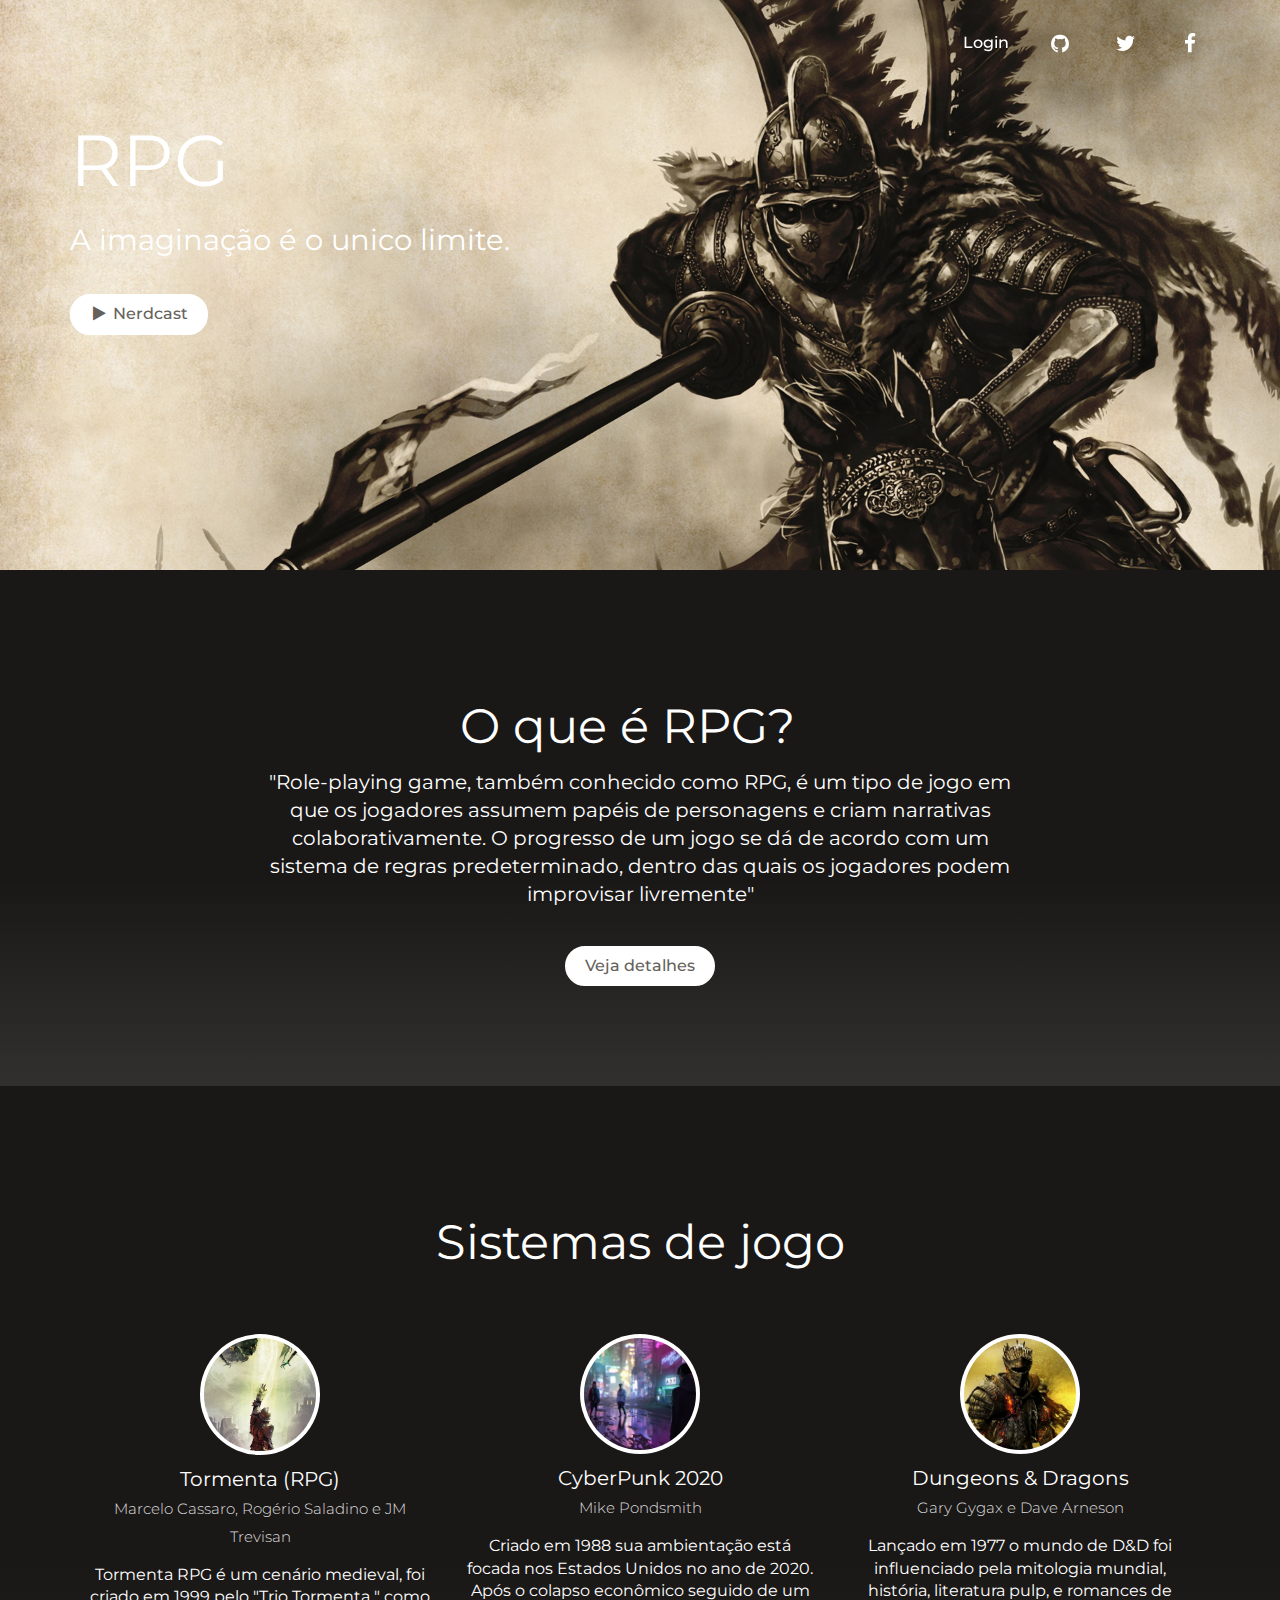
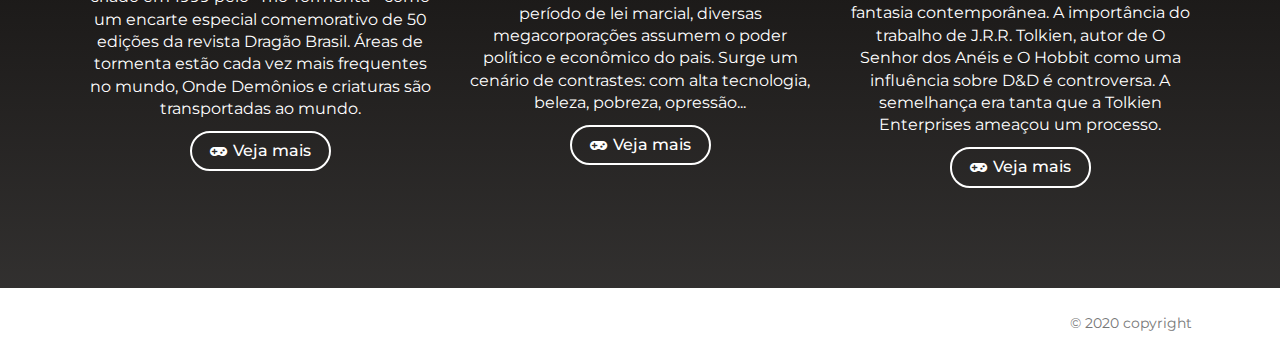
<file: web/index.html>
<!doctype html>
<html lang="en">
<head>
	<meta charset="utf-8" />
	<link rel="icon" type="image/png" href="../assets/paper_img/sword.jpg">
	<meta http-equiv="X-UA-Compatible" content="IE=edge,chrome=1" />
	
	<title>RPG</title>

	<meta content='width=device-width, initial-scale=1.0, maximum-scale=1.0, user-scalable=0' name='viewport' />
    <meta name="viewport" content="width=device-width" />
    
    <link href="../bootstrap3/css/bootstrap.css" rel="stylesheet" />
    <link href="../assets/css/ct-paper.css" rel="stylesheet"/>
    <link href="../assets/css/demo.css" rel="stylesheet" /> 
    <link href="../assets/css/examples.css" rel="stylesheet" /> 
    <link href="http://maxcdn.bootstrapcdn.com/font-awesome/4.2.0/css/font-awesome.min.css" rel="stylesheet">
    <link href='http://fonts.googleapis.com/css?family=Montserrat' rel='stylesheet' type='text/css'>
    <link href='http://fonts.googleapis.com/css?family=Open+Sans:400,300' rel='stylesheet' type='text/css'>
      
</head>
<body>
    
    <nav class="navbar navbar-ct-transparent navbar-fixed-top" role="navigation-demo" id="register-navbar">
      <div class="container">
        <div class="navbar-header">
          <button type="button" class="navbar-toggle" data-toggle="collapse" data-target="#navigation-example-2">
            <span class="sr-only">mudar</span>
            <span class="icon-bar"></span>
            <span class="icon-bar"></span>
            <span class="icon-bar"></span>
          </button>
<a class="navbar-brand" href="www.creative-tim.com"><strong>&nbsp; </strong></a>
        </div>
        <div class="collapse navbar-collapse" id="navigation-example-2">
          <ul class="nav navbar-nav navbar-right">
            
            <li>
                <a href="login.html" class="btn btn-simple">Login</a>
            </li>
            <li>
                <a href="#" target="_blank" class="btn btn-simple"><i class="fa fa-github t"></i></a>
            </li>
			  <li>
                <a href="#" target="_blank" class="btn btn-simple"><i class="fa fa-twitter"></i></a>
            </li>
            <li>
                <a href="#" target="_blank" class="btn btn-simple"><i class="fa fa-facebook"></i></a>
            </li>
           </ul>
        </div>
      </div>
    </nav>         
    
    
    <div class="wrapper">
        <div class="landing-header" style="background-image: url('../assets/paper_img/xf2pjcxuse1y.jpg');">
            <div class="container">
                <div class="motto">
                    <h1 class="title-uppercase">RPG&nbsp;</h1>
                    <h3>A imaginação é o unico limite.&nbsp;</h3>
                    <br/>
                    <a href="https://jovemnerd.com.br/playlist/especial-rpg-cronicas-de-ghanor/" class="btn btn-neutral btn-fill"><i class="fa fa-play"></i>Nerdcast</a>
                </div>
            </div>    
        </div>
        <div class="main">
            <div class="section section-dark text-center landing-section">
                <div class="container">
                    <div class="row">
                        <div class="col-md-8 col-md-offset-2">
                            <h2>O que é RPG?&nbsp;&nbsp;</h2>
                            <h5>"Role-playing game, também conhecido como RPG, é um tipo de jogo em que os jogadores assumem papéis de personagens e criam narrativas colaborativamente. O progresso de um jogo se dá de acordo com um sistema de regras predeterminado, dentro das quais os jogadores podem improvisar livremente"</h5>
                            <br/>
                            <a href="#" class="btn btn-neutral btn-fill">Veja detalhes</a>
                        </div>
                    </div>
                </div>
            </div>  
            <div class="section section-dark text-center landing-section">
                <div class="container">
                    <h2>Sistemas de jogo</h2>
                    <div class="col-md-4">
                        <div class="team-player">
                            <img src="../assets/paper_img/Tormenta.jpg" alt="Thumbnail Image" class="img-circle img-responsive">
                            <h5>Tormenta (RPG) <br /><small class="text-muted"> Marcelo Cassaro, Rogério Saladino e JM Trevisan</small></h5>
                            <p>Tormenta RPG é um cenário medieval, foi criado em 1999 pelo "Trio Tormenta " como um encarte especial comemorativo de 50 edições da revista Dragão Brasil. Áreas de tormenta estão cada vez mais frequentes no mundo, Onde Demônios e criaturas são transportadas ao mundo. </p>
							 <a href="https://tormentarpg.com.br/" class="btn btn-neutral"><i class="fa fa-gamepad"></i>Veja mais</a>
                        </div>
                    </div>
                    <div class="col-md-4">
                        <div class="team-player">
                            <img href="#" src="../assets/paper_img/cyberpunk.jpg" alt="Thumbnail Image" class="img-circle img-responsive">
                            <h5>CyberPunk 2020 <br /><small class="text-muted">Mike Pondsmith</small></h5>
                            <p>Criado em 1988 sua ambientação está focada nos Estados Unidos no ano de 2020. Após o colapso econômico seguido de um período de lei marcial, diversas megacorporações assumem o poder político e econômico do pais. Surge um cenário de contrastes: com alta tecnologia, beleza, pobreza, opressão...  </p>
							 <a href="cyberpunk.html" class="btn btn-neutral"><i class="fa fa-gamepad"></i>Veja mais</a>
                        </div>
                    </div>
                    <div class="col-md-4">
                        <div class="team-player">
                            <img src="../assets/paper_img/D&D.jpg" alt="Thumbnail Image" class="img-circle img-circle img-responsive">
                            <h5>Dungeons & Dragons <br /><small class="text-muted">	Gary Gygax e Dave Arneson</small></h5>
                            <p>Lançado em 1977 o mundo de D&amp;D foi influenciado pela mitologia mundial, história, literatura pulp, e romances de fantasia contemporânea. A importância do trabalho de J.R.R. Tolkien, autor de O Senhor dos Anéis e O Hobbit como uma influência sobre D&amp;D é controversa. A semelhança era tanta que a Tolkien Enterprises ameaçou um processo.</p>
							
							 <a href="" class="btn btn-neutral"><i class="fa fa-gamepad"></i>Veja mais</a>
                        </div>
                    </div>
                </div>
            </div>
            
    <footer class="footer-demo section-">
        <div class="container">
            <nav class="pull-left">
                
            </nav>
            <div class="copyright pull-right">
                &copy; 2020 copyright
            </div>
        </div>
    </footer>

</body>

<script src="../assets/js/jquery-1.10.2.js" type="text/javascript"></script>
<script src="../assets/js/jquery-ui-1.10.4.custom.min.js" type="text/javascript"></script>

<script src="../bootstrap3/js/bootstrap.js" type="text/javascript"></script>
<script src="../assets/js/ct-paper-checkbox.js"></script>
<script src="../assets/js/ct-paper-radio.js"></script>
<script src="../assets/js/bootstrap-select.js"></script>
<script src="../assets/js/bootstrap-datepicker.js"></script>

<script src="../assets/js/ct-paper.js"></script>
    
</html>
</file>
<file: assets/css/demo.css>
.tim-row{
    margin-bottom: 20px;
}

.tim-white-buttons {
    background-color: #777777;
}
.tim-title{
    margin-top: 30px;
    margin-bottom: 25px;
    min-height: 32px;
}
.tim-title.text-center{
    margin-bottom: 50px;
}
.tim-typo{
    padding-left: 25%;
    margin-bottom: 40px;
    position: relative;
}
.tim-typo .tim-note{
    bottom: 10px;
    color: #c0c1c2;
    display: block;
    font-weight: 400;
    font-size: 13px;
    line-height: 13px;
    left: 0;
    margin-left: 20px;
    position: absolute;
    width: 260px;
}
.tim-row{
    padding-top: 50px;
}
.tim-row h3{
    margin-top: 0;
}
.switch{
    margin-right: 20px;
}
#navbar-full .navbar{
    border-radius: 0 !important;
    margin-bottom: 0;
    z-index: 2;
}
.space{
    height: 130px;
    display: block;
}
.space-110{
    height: 110px;
    display: block;
}
.space-50{
    height: 50px;
    display: block;
}
.space-70{
    height: 70px;
    display: block;
}
.navigation-example .img-src{
    background-attachment: scroll;
}

.main{
    background-color: #fff;
/*     position: relative; */

}
.navigation-example{
    background-image: url('../paper_img/red.jpg');
    background-position: center center;
    background-size: cover;
    background-attachment: fixed;
    margin-top:0;
}
#notifications{
    background-color: #FFFFFF;
    display: block;
    width: 100%;
    position: relative;
}
.tim-note{
    text-transform: capitalize;
}
.subscribe-form{
    padding-top: 20px;
}
.subscribe-form .form-control{

}

.space-100{
    height: 100px;
    display: block;
    width: 100%;
}

.be-social{
    padding-bottom: 20px;
/*     border-bottom: 1px solid #aaa; */
    margin: 0 auto 40px;
}
.txt-white{
    color: #FFFFFF;
}
.txt-gray{
    color: #ddd !important;
}
.footer-demo{
    background-attachment: fixed;
    position: relative;
    line-height: 20px;
}
.footer-demo nav > ul {
  list-style: none;
  margin: 0;
  padding: 0;
  font-weight: normal;
}
.footer-demo nav > ul > li{
    display: inline-block;
    padding: 10px 15px;
    margin: 15px 3px;
    line-height: 20px;
    text-align: center;
}
.footer-demo nav > ul > li:first-child{
    margin: 0;
    padding: 0;
}
.footer-demo nav > ul a:not(.btn) {
  color: #777777;
  display: block;
  margin-bottom: 3px;
}
.footer-demo nav > ul a:not(.btn):hover, .footer nav > ul a:not(.btn):focus {
  color: #E3E3E3;
}
.footer-demo .copyright {
  color: #777777;
  padding: 10px 15px;
  font-size: 14px;
  margin: 15px 3px;
  line-height: 20px;
  text-align: center;
}
.footer-demo .heart{
    color: #EB5E28;
}

.social-share{
    float: left;
    margin-right: 8px;
}
.social-share a{
    color: #FFFFFF;
}
#subscribe_email{
    border-radius: 0;
    border-left: 0;
    border-right: 0;
}
.pick-class-label{
    border-radius: 8px;
    color: #ffffff;
    cursor: pointer;
    display: inline-block;
    font-size: 75%;
    font-weight: bold;
    line-height: 1;
    margin-right: 10px;
    padding: 23px;
    text-align: center;
    vertical-align: baseline;
    white-space: nowrap;
}

.parallax{
  width:100%;
  height:570px;

  display: block;
  background-attachment: fixed;
    background-repeat:no-repeat;
    background-size:cover;
    background-position: center center;

}

.logo-container .logo{
    overflow: hidden;
    border-radius: 50%;
    border: 1px solid #333333;
    width: 50px;
    float: left;
}

.logo-container .brand{
    font-size: 18px;
    color: #FFFFFF;
    line-height: 20px;
    float: left;
    margin-left: 10px;
    margin-top: 5px;
    width: 50px;
    height: 50px;
}
.logo-container{
    margin-top: 10px;
}
.logo-container .logo img{
    width: 100%;
}
.navbar-small .logo-container .brand{
    color: #333333;
}
.demo-header{
    background-size: cover;
    background-color: #FF8F5E;
    background-position: center top;
    margin-top: -100px;
    min-height: 92vh;
}
.demo-header-image{
    background-image: url('../paper_img/city.jpg');
}
.demo-header .motto{
    color: #FFFFFF;
    padding-top: 15%;
    text-align: center;
    z-index: 3;
}
.demo-header .motto h3{
    margin-bottom: 0;
}
.separator{
    content: "Separator";
    color: #FFFFFF;
    display: block;
    width: 100%;
    padding: 20px;
}
.separator-line{
    background-color: #EEE;
    height: 1px;
    width: 100%;
    display: block;
}
.separator.separator-gray{
    background-color: #EEEEEE;
}
.social-buttons-demo .btn{
    margin-right: 5px;
    margin-bottom: 7px;
}

.img-container{
    width: 100%;
    overflow: hidden;
}
.img-container img{
    width: 100%;
}
.lightbox img{
    width: 100%;
}
.lightbox .modal-content{
    overflow: hidden;
}
.lightbox .modal-body{
    padding: 0;
}
@media screen and (min-width: 991px){
    .lightbox .modal-dialog{
        width: 960px;
    }
}

@media (max-width: 768px){
    .btn, .btn-morphing{
        margin-bottom: 10px;
    }
    .parallax .motto{
        top: 170px;
        margin-top: 0;
        font-size: 60px;
        width: 270px;
    }
}

.presentation .loader{
    opacity: 0;
    display: block;
    transition: all 0.4s;
    -webkit-transition: all 0.4s;
    position: fixed;
    left: 50%;
    top: 50%;
    z-index: 1031;
    margin-left: -32px;
    margin-top: -32px;
}
.presentation  .loader.visible{
    display: block;
    opacity: 1;
}
.presentation  .modal-content{
    background-color: transparent;
    box-shadow: 0 0 0;
}
.presentation .modal-backdrop.in{
    opacity: 0.45;
}
.presentation .preload-image{
    display: none;
    box-shadow: 0 0 15px rgba(0, 0, 0, 0.15), 0 0 1px 1px rgba(0, 0, 0, 0.1);
}
/*       Loading dots  */

/*      transitions */
.presentation .front, .presentation .front:after, .presentation .front .btn, .logo-container .logo, .logo-container .brand{
     -webkit-transition: all .2s;
    -moz-transition: all .2s;
    -o-transition: all .2s;
    transition: all .2s;
}
.presentation{

}
.presentation .section{
    padding: 100px 0;
}
.presentation .colors{
    padding: 100px 0;
}
.presentation > .description{
    padding-top: 20px;
}
.presentation .section-rotation{
    padding: 140px 0;
}
.presentation .section-images{
    padding: 80px 0;
}
.presentation .section-thin{
    padding: 0;
}
.presentation .section-pay{
    padding-top: 20px;
}
.presentation .colors{
    padding: 70px 0;
    z-index: 7;
    position: relative;
    margin-top: -300px;
}
.presentation .colors{
    border-top: 1px solid #DDDDDD;
}
.presentation .card-container{
     -webkit-perspective: 800px;
    -moz-perspective: 800px;
    -o-perspective: 800px;
    perspective: 800px;
    min-height: 500px;
    width: 300px;
    position: relative;
    margin-top: 90px;
}
.presentation .card-component{
    -webkit-transform-style: preserve-3d;
   -moz-transform-style: preserve-3d;
     -o-transform-style: preserve-3d;
        transform-style: preserve-3d;
	position: relative;
	height: 600px;
}
.presentation .card-component .front{
    -webkit-backface-visibility: hidden;
    -moz-backface-visibility: hidden;
    -o-backface-visibility: hidden;
    backface-visibility: hidden;
    -webkit-transform: rotateY( -28deg );
    -moz-transform: rotateY( -28deg );
    -o-transform: rotateY( -28deg );
    transform: rotateY( -28deg );

	position: absolute;
	top: 0;
	left: 0;
	background-color: #FFF;
    width: 100%;
    cursor: pointer;
    box-shadow: 10px 4px 14px rgba(0, 0, 0, 0.12);
    border-radius: 10px;
    overflow: hidden;
    border: 1px solid rgba(0,0,0,.12);
}

.presentation .front img{
    z-index: 2;
    position: relative;
}

.presentation .card-container:hover .front{
    top: -10px;
}

.presentation .card-component img{
    width: 100%;
}
.presentation .description .col-md-3{
    width: 16%;
    margin-left: 4%;
}
.presentation .first-card{
    z-index: 6;
}
.presentation .second-card{
    z-index: 5;
}
.presentation .third-card{
    z-index: 4;
}
.presentation .fourth-card{
    z-index: 3;
}
.presentation h1,
.presentation h2{
    font-weight: 200;
}
.presentation h4,
.presentation h5,
.presentation h6{
    font-weight: 300;
}
.presentation h4{
    font-size: 18px;
    line-height: 24px;
}
.presentation .info h4{
    font-size: 24px;
    line-height: 28px;
}

.presentation .section-gray h1 small{
    color: #888888;
}
.presentation .color-container{
    text-align: center;
}
.presentation .color-container img{
    width: 100%;
    margin-bottom: 10px;
}
.presentation .circle-color{
    width: 40px;
    height: 40px;
    border-radius: 10px;
    display: block;
    background-color: #cccccc;
    margin: 0 auto;
}
.presentation .circle-red{
    background-color: #ff3b30;
}
.presentation .circle-blue{
    background-color: #3472f7;
}
.presentation .circle-azure{
    background-color: #2ca8ff;
}
.presentation .circle-green{
    background-color: #05ae0e;
}
.presentation .circle-orange{
    background-color: #ff9500;
}

.presentation .section-gray-gradient{
    background: rgb(255,255,255); /* Old browsers */
    background: -moz-linear-gradient(top,  rgba(255,255,255,1) 25%, rgba(231,231,231,1) 100%); /* FF3.6+ */
    background: -webkit-gradient(linear, left top, left bottom, color-stop(25%,rgba(255,255,255,1)), color-stop(100%,rgba(231,231,231,1))); /* Chrome,Safari4+ */
    background: -webkit-linear-gradient(top,  rgba(255,255,255,1) 25%,rgba(231,231,231,1) 100%); /* Chrome10+,Safari5.1+ */
    background: -o-linear-gradient(top,  rgba(255,255,255,1) 25%,rgba(231,231,231,1) 100%); /* Opera 11.10+ */
    background: -ms-linear-gradient(top,  rgba(255,255,255,1) 25%,rgba(231,231,231,1) 100%); /* IE10+ */
    background: linear-gradient(to bottom,  rgba(255,255,255,1) 25%,rgba(231,231,231,1) 100%); /* W3C */
    filter: progid:DXImageTransform.Microsoft.gradient( startColorstr='#ffffff', endColorstr='#e7e7e7',GradientType=0 ); /* IE6-9 */
}
.presentation .section-black{
    background-color: #333;
}

.rotating-card-container {
    -webkit-perspective: 900px;
   -moz-perspective: 900px;
     -o-perspective: 900px;
        perspective: 900px;
        margin-bottom: 30px;
}

.rotating-card {
   -webkit-transition: all 1.3s;
   -moz-transition: all 1.3s;
     -o-transition: all 1.3s;
        transition: all 1.3s;
-webkit-transform-style: preserve-3d;
   -moz-transform-style: preserve-3d;
     -o-transform-style: preserve-3d;
        transform-style: preserve-3d;

    margin-top: 20px;
  position: relative;
   background: none repeat scroll 0 0 #FFFFFF;
    border-radius: 20px;
    color: #444444;
}
.rotating-card-container .rotate,
.rotating-card .back{
    -webkit-transform: rotateY( 180deg );
    -moz-transform: rotateY( 180deg );
    -o-transform: rotateY( 180deg );
    transform: rotateY( 180deg );
}
.rotating-card-container:hover .rotate{
    -webkit-transform: rotateY(0deg);
    -moz-transform: rotateY(0deg);
    -o-transform: rotateY(0deg);
    transform: rotateY(0deg);
}


.rotating-card .front,
.rotating-card .back {
    -webkit-backface-visibility: hidden;
    -moz-backface-visibility: hidden;
    -o-backface-visibility: hidden;
    backface-visibility: hidden;

    position: absolute;
    top: 0;
    left: 0;
    background-color: #FFF;
    box-shadow: 0 3px 17px rgba(0,0,0,.15);
}

.rotating-card .front {
    z-index: 2;
}

.rotating-card .back {
    z-index: 3;
    height: 500px;
    width: 100%;
    display: block;
    padding: 0 15px;
    background-color: #e5e5e5;
}

.rotating-card .back-contaier {
  background-color: white;
  padding: 30px 15px;

}

.rotating-card .image{
    border-radius: 20px 20px 0 0;
}
.rotating-card-container,
.rotating-card .front,
.rotating-card .back {
  width: 100%;
  min-height: 500px;
  border-radius: 20px;
}
/*       Fix bug for IE      */

@media screen and (-ms-high-contrast: active), (-ms-high-contrast: none) {
    .rotating-card .front, .rotating-card .back{
        -ms-backface-visibility: visible;
        backface-visibility: visible;
    }
    .rotating-car .back {
        visibility: hidden;
        -ms-transition: all 0.2s cubic-bezier(.92,.01,.83,.67);
    }
    .rotating-card .front{
        z-index: 4;
    }
    .rotating-card-container:hover .back{
        z-index: 5;
        visibility: visible;
    }
}

.fixed-section{
    margin-top: 90px;
}
.fixed-section ul li{
    list-style: none;
}
.fixed-section li a{
    font-size: 14px;
    padding: 2px;
    display: block;
    color: #666666;
}
.fixed-section li a.active{
    color: #00bbff;
}
.fixed-section.float{
    position: fixed;
    top: 100px;
    width: 200px;
    margin-top: 0;
}


/* prettyprint */
.presentation pre.prettyprint{
    background-color: transparent;
    border: 0px !important;
    margin-bottom: 0;
    margin-top: 30px;
    text-align: left;
}
.presentation .atv,
.presentation .str{
    color: #0D9814;
}
.presentation .tag,
.presentation .pln,
.presentation .kwd{
    color: #195CEC;
}
.presentation .atn{
    color: #2C93FF;
}
.presentation .pln{
    color: #333;
}
.presentation .com{
    color: #999;
}

.presentation .text-white{
    color: #FFFFFF;
    text-shadow: 0 1px 2px rgba(0,0,0,.13);
}
.presentation .section-images .card-image{
    border-radius: 6px 6px 0 0;
    overflow: hidden;
    box-shadow: 0 -3px 8px rgba(0,0,0,0);
}
.presentation .section-images .card-image .image{
/*     border-radius: 6px; */
}
@media (max-width: 1200px){
    .presentation .section-images .image img{
        width: 100%;
    }

}
.presentation .card-text-adjust{
    padding-left: 40px;
}
.presentation .info.info-separator{
    position: relative;
}
.presentation .info.info-separator:after{
    height: 100%;
    position: absolute;
    background-color: #ccc;
    width: 1px;
    content: "";
    right: -7px;
    top: 0;
}
.presentation .info li{
    padding: 5px 0;
    border-bottom: 1px solid #E5E5E5;
    color: #666666;
}
.presentation .info ul{
    width: 240px;
    margin: 10px auto;
}
.presentation .info li:last-child{
    border: 0;
}

/*      layer animation          */

.layers-container{
    display: block;
    margin-top: 50px;
    position: relative;
}
.layers-container img {
  position: absolute;
  width: 100%;
  height: auto;
  top: 0;
  left: 0;
  text-align: center;
}

.section-black {
  background-color: #333;
}

#layerHover{
  top: 30px;
}
#layerImage{
    top: 50px;
}
#layerBody{
  top: 75px;
}

.animate {
  transition: 1.5s ease-in-out;
  -moz-transition: 1.5s ease-in-out;
  -webkit-transition: 1.5s ease-in-out;
}

.down {
  transform: translate(0,45px);
  -moz-transform: translate(0,45px);
  -webkit-transform: translate(0,45px);
}

.down-2x {
   transform: translate(0,90px);
  -moz-transform: translate(0,90px);
  -webkit-transform: translate(0,90px);
}


.navbar-default.navbar-small .logo-container .brand{
    color: #333333;
}
.navbar-transparent.navbar-small .logo-container .brand{
    color: #FFFFFF;
}
.navbar-default.navbar-small .logo-container .brand{
    color: #333333;
}
.section-thin{
    padding-bottom: 0;
}

.info.info-separator{
    position: relative;
}
.info.info-separator:after{
    height: 100%;
    position: absolute;
    background-color: #ccc;
    width: 1px;
    content: "";
    right: -7px;
    top: 0;
}
@media (max-width: 767px){
.info.info-separator:after{
    display: none;
  }
}
.info li{
    padding: 5px 0;
    border-bottom: 1px solid #E5E5E5;
    color: #666666;
}
.info ul{
    width: 240px;
    margin: 10px auto;
}
.info li:last-child{
    border: 0;
}
.payment-methods i {
    font-size: 28px;
    padding: 0 3px;
    width: 38px;
}
.payment-methods h4 {
    font-size: 18px;
    line-height: 38px;
}
.info .description .btn{
    width: 240px;
    font-weight: 500;
}
#buyButtonHeroes{
    margin-top: 31px;
}
.right-click{
    width: 100%;
    height: 100%;
    background: rgba(51, 51, 51, 0.8);
    position: fixed;
    z-index: 20000;
    display: none;
}
.onclick{
    width: 100%;
    height: 100%;
    position: absolute;
    z-index: 20001;
}
.container-right-click{
    width: 100%;
    position: absolute;
    top: 0;
    left: 0;
}
.container-right-click .card-price#card-price-small{
    margin-top: 70px;
     -webkit-transition: all .2s;
    -moz-transition: all .2s;
    -o-transition: all .2s;
    transition: all .2s;
    position: relative;
    z-index: 20003;

}
.container-right-click .card-price#card-price-big{
    margin-top: 40px;
     -webkit-transition: all .2s;
    -moz-transition: all .2s;
    -o-transition: all .2s;
    transition: all .2s;
      position: relative;
    z-index: 20003;

}
.animated {
  -webkit-animation-duration: 1s;
          animation-duration: 1s;
  -webkit-animation-fill-mode: both;
          animation-fill-mode: both;
}

@-webkit-keyframes bounceInDown {
  0%, 60%, 75%, 90%, 100% {
    -webkit-transition-timing-function: cubic-bezier(0.215, 0.610, 0.355, 1.000);
            transition-timing-function: cubic-bezier(0.215, 0.610, 0.355, 1.000);
  }

  0% {
    opacity: 0;
    -webkit-transform: translate3d(0, -3000px, 0);
            transform: translate3d(0, -3000px, 0);
  }

  60% {
    opacity: 1;
    -webkit-transform: translate3d(0, 25px, 0);
            transform: translate3d(0, 25px, 0);
  }

  75% {
    -webkit-transform: translate3d(0, -10px, 0);
            transform: translate3d(0, -10px, 0);
  }

  90% {
    -webkit-transform: translate3d(0, 5px, 0);
            transform: translate3d(0, 5px, 0);
  }

  100% {
    -webkit-transform: none;
            transform: none;
  }
}

@keyframes bounceInDown {
  0%, 60%, 75%, 90%, 100% {
    -webkit-transition-timing-function: cubic-bezier(0.215, 0.610, 0.355, 1.000);
            transition-timing-function: cubic-bezier(0.215, 0.610, 0.355, 1.000);
  }

  0% {
    opacity: 0;
    -webkit-transform: translate3d(0, -3000px, 0);
            transform: translate3d(0, -3000px, 0);
  }

  60% {
    opacity: 1;
    -webkit-transform: translate3d(0, 25px, 0);
            transform: translate3d(0, 25px, 0);
  }

  75% {
    -webkit-transform: translate3d(0, -10px, 0);
            transform: translate3d(0, -10px, 0);
  }

  90% {
    -webkit-transform: translate3d(0, 5px, 0);
            transform: translate3d(0, 5px, 0);
  }

  100% {
    -webkit-transform: none;
            transform: none;
  }
}

.bounceInDown {
  -webkit-animation-name: bounceInDown;
          animation-name: bounceInDown;
}

.container-right-click h4{
    color: white;margin-top: 45px;font-weight: 200;margin-bottom: 0;
}
.icon-class{
    fill: #75c3b6;
}
.navbar-header{
    min-width: 120px;
}
#notifications{
    background-color: #F5F2EC;
}
#demo-navbar{
    border-radius: 0;
    margin-bottom: 0px;
}
.download-area{
    margin-top: 30px;
}
.sharing-area{
    margin-top: 50px;
}
.sharing-area .btn{
    margin-top: 14px;
}

/* for components and tutorial page */
pre.prettyprint{
    background-color: #FFFCF5;
    border: 0px;
    margin-bottom: 0;
    margin-top: 20px;
    padding: 20px;
    text-align: left;
}
.atv, .str{
    color: #75c3b6;
}
.tag, .pln, .kwd{
    color: #7A9E9F;
}
.atn{
    color: #68B3C8;
}
.pln{
    color: #333;
}
.com{
    color: #999;
}
.space-top{
    margin-top: 50px;
}
.area-line{
    border: 1px solid #999;
    border-left: 0;
    border-right: 0;
    color: #666;
    display: block;
    margin-top: 20px;
    padding: 8px 0;
    text-align: center;
}
.area-line a{
    color: #666;
}
.container-fluid{
    padding-right: 15px;
    padding-left: 15px;
}
.example-pages{
    margin-top: 50px;
}
</file>
<file: assets/css/examples.css>
.landing-alert {
  margin-bottom: 0; }

.landing-header {
  background-size: cover;
  min-height: 570px; }

.landing-header .motto {
  padding-top: 8%;
  text-align: left;
  z-index: 3; }

.landing-section {
  padding: 100px 0; }

.landing-section .btn-simple {
  padding: 0; }

.landing-section .column {
  padding: 0 75px 0 25px; }

.team-player .img-circle, .team-player .img-thumbnail {
  display: block;
  margin-top: 50px;
  margin-left: auto;
  margin-right: auto;
  width: 120px; }

.contact-form {
  margin-top: 30px; }

.contact-form label {
  margin-top: 15px; }

.contact-form .btn {
  margin-top: 30px; }

.navbar-relative {
  position: relative;
  z-index: 2; }

#register-navbar a {
  color: #FFF; }

.register-background {
  background-image: url("../paper_img/landscape.jpg");
  background-position: center center;
  background-size: cover;
  min-height: 100vh;
  overflow: hidden;
  position: absolute;
  width: 100%; }

.register-background .filter-black::after {
  background-color: rgba(0, 0, 0, 0.5);
  content: "";
  display: block;
  height: 100%;
  left: 0;
  position: absolute;
  top: 0;
  width: 100%;
  z-index: 1; }

.register-background .container {
  margin-top: 11%;
  position: relative;
  z-index: 3; }

.register-footer {
  bottom: 20px;
  color: #fff;
  position: absolute;
  z-index: 3;
  width: 100%; }

.register-footer .fa-heart {
  color: #EB5E28; }

.register-card {
  background-color: #FF8F5E;
  border-radius: 8px;
  color: #fff;
  max-width: 350px;
  margin: 20px 0 70px;
  min-height: 400px;
  padding: 30px; }

.register-card label {
  margin-top: 15px; }

.register-card .title {
  color: #B33C12;
  text-align: center; }

.register-card .btn {
  margin-top: 30px; }

.register-card .forgot {
  text-align: center; }

.profile-background {
  background-image: url("../paper_img/lamp.jpg");
  background-position: center center;
  background-size: cover;
  height: 300px;
  position: relative;
  margin-top: -110px; }

.profile-background .filter-black::after {
  background-color: rgba(0, 0, 0, 0.5);
  content: "";
  display: block;
  height: 300px;
  left: 0;
  position: absolute;
  top: 0;
  width: 100%;
  z-index: 1; }

.profile-content {
  position: relative; }

.owner .avatar {
  margin-top: -85px;
  padding: 15px;
  position: relative;
  z-index: 3; }

.owner .name h4 {
  margin-top: 10px; }

.profile-tabs {
  margin: 50px 0;
  min-height: 300px; }

#following h3 {
  margin: 40px 0; }

.follows .unfollow {
  width: 15px; }

.follows hr {
  margin-top: 10px; }

.alert h5 {
  margin-bottom: 10px; }
</file>
